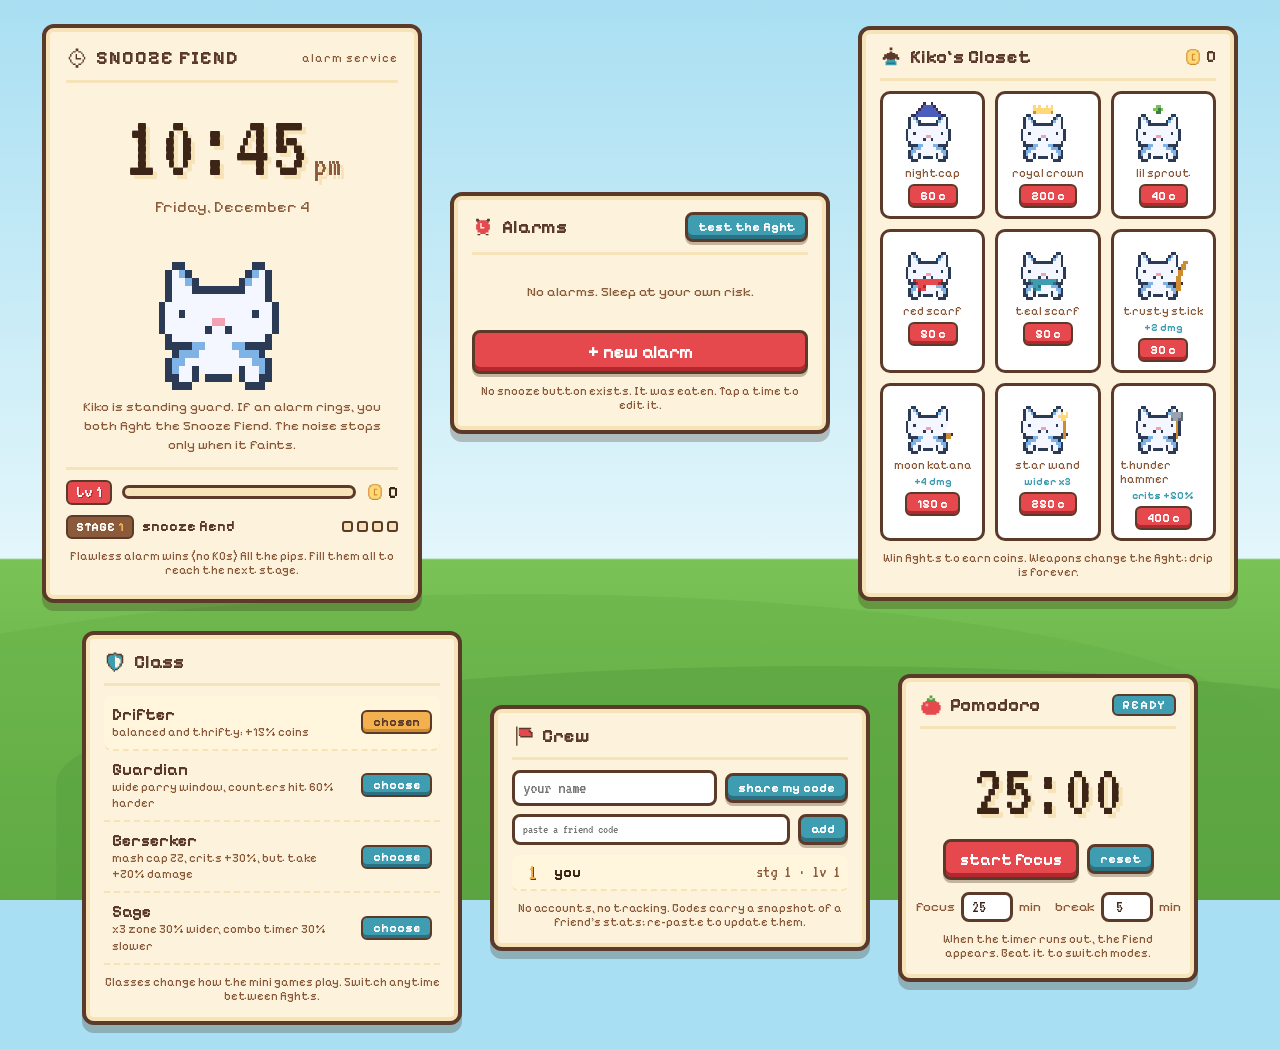
<file: index.html>
<!DOCTYPE html>
<html lang="en">
<head>
<meta charset="UTF-8">
<meta name="viewport" content="width=device-width, initial-scale=1.0, user-scalable=no">
<title>Snooze Fiend: the alarm you have to fight</title>
<link rel="stylesheet" href="style.css">
</head>
<body>

<!-- ambient sky -->
<div id="sky" aria-hidden="true">
  <div class="sun"></div>
  <div class="cloud c1"></div>
  <div class="cloud c2"></div>
  <div class="cloud c3"></div>
  <div class="hill hill-far"></div>
  <div class="hill hill-near"></div>
</div>

<!-- ============ CLOCK SCREEN ============ -->
<main id="clock-screen">
  <div class="panel clock-card">
    <header class="clock-head">
      <svg class="px-icon" viewBox="0 0 16 16" aria-hidden="true"><path fill="#5b3a29" d="M7 1h2v2h2v1h1v1h1v2h1v2h-1v2h-1v1h-1v1H9v2H7v-2H5v-1H4v-1H3V9H2V7h1V5h1V4h1V3h2V1z"/><path fill="#fdf3dc" d="M7 3h2v1h2v1h1v2h1v2h-1v2h-1v1H9v1H7v-1H5v-1H4V9H3V7h1V5h1V4h2V3z"/><path fill="#5b3a29" d="M7 5h1v3h3v1H7V5z"/></svg>
      <span>SNOOZE FIEND</span>
      <span class="head-sub">alarm service</span>
    </header>

    <div class="clock-face">
      <div id="big-time">--:--</div>
      <div id="big-date">loading</div>
    </div>

    <div class="pet-perch">
      <canvas id="pet-idle" width="192" height="160"></canvas>
      <p class="pet-line">Kiko is standing guard. If an alarm rings, you both fight the Snooze Fiend. The noise stops only when it faints.</p>
    </div>

    <div class="profile-strip">
      <span id="pet-level" class="lv-badge">Lv 1</span>
      <div class="xpbar"><div id="xp-fill"></div></div>
      <span class="coins">
        <svg viewBox="0 0 16 16" aria-hidden="true"><path fill="#cf8c2e" d="M5 1h6v1h2v2h1v8h-1v2h-2v1H5v-1H3v-2H2V4h1V2h2V1z"/><path fill="#ffd977" d="M5 2h6v1h1v1h1v8h-1v1h-1v1H5v-1H4v-1H3V4h1V3h1V2z"/><path fill="#cf8c2e" d="M7 5h3v1H8v4h2v1H7V5z"/></svg>
        <b id="coin-count">0</b>
      </span>
    </div>

    <div class="stage-strip">
      <span class="stage-label">STAGE <b id="stage-num">1</b></span>
      <span id="stage-enemy" class="stage-enemy">snooze fiend</span>
      <span id="stage-pips" class="stage-pips"></span>
    </div>
    <p class="fine-print stage-hint">Flawless alarm wins (no KOs) fill the pips. Fill them all to reach the next stage.</p>
  </div>

  <div class="panel alarms-card">
    <header class="card-title">
      <svg class="px-icon" viewBox="0 0 16 16" aria-hidden="true"><path fill="#5b3a29" d="M3 2h2v1h1v1H5v1H4V4H3V2zm10 0h-2v1h-1v1h1v1h1V4h1V2zM4 13h2v1H4v-1zm6 0h2v1h-2v-1z"/><path fill="#e5484d" d="M6 3h4v1h2v2h1v4h-1v2h-2v1H6v-1H4v-2H3V6h1V4h2V3z"/><path fill="#fdf3dc" d="M6 5h1v3h2v1H6V5z"/></svg>
      <span>Alarms</span>
      <button id="test-btn" class="btn small" type="button">test the fight</button>
    </header>

    <ul id="alarm-list"></ul>

    <button type="button" id="new-alarm-btn" class="btn wide">+ new alarm</button>
    <p class="fine-print">No snooze button exists. It was eaten. Tap a time to edit it.</p>
  </div>

  <div class="panel closet-card">
    <header class="card-title">
      <svg class="px-icon" viewBox="0 0 16 16" aria-hidden="true"><path fill="#5b3a29" d="M7 1h2v2H8v1h1v1h2v1h2v2h1v2h-2V9h-1v1h-2v1H7v-1H5V9H4v1H2V8h1V6h2V5h2V4h1V3H7V1z"/><path fill="#3e9db0" d="M5 10h6v1h1v3H4v-3h1v-1z"/><path fill="#2b7181" d="M5 12h6v1H5v-1z"/></svg>
      <span>Kiko's Closet</span>
      <span class="coins closet-coins-tag">
        <svg viewBox="0 0 16 16" aria-hidden="true"><path fill="#cf8c2e" d="M5 1h6v1h2v2h1v8h-1v2h-2v1H5v-1H3v-2H2V4h1V2h2V1z"/><path fill="#ffd977" d="M5 2h6v1h1v1h1v8h-1v1h-1v1H5v-1H4v-1H3V4h1V3h1V2z"/><path fill="#cf8c2e" d="M7 5h3v1H8v4h2v1H7V5z"/></svg>
        <b id="closet-coins">0</b>
      </span>
    </header>
    <div id="closet-grid" class="closet-grid"></div>
    <p class="fine-print">Win fights to earn coins. Weapons change the fight; drip is forever.</p>
  </div>

  <div class="panel guild-card">
    <header class="card-title">
      <svg class="px-icon" viewBox="0 0 16 16" aria-hidden="true"><path fill="#5b3a29" d="M8 1h1v1h4v1h1v6h-1v2h-1v1h-1v1h-1v1H8v1H7v-1H6v-1H5v-1H4v-1H3V9H2V3h1V2h4V1h1z"/><path fill="#3e9db0" d="M8 2h1v1h3v1h1v5h-1v2h-1v1h-1v1H8v1H7v-1H6v-1H5v-1H4V9H3V4h1V3h3V2h1z"/><path fill="#fdf3dc" d="M8 4h1v1h2v1h1v3h-1v2h-1v1H8v1V4z"/></svg>
      <span>Class</span>
    </header>
    <div id="class-list"></div>
    <p class="fine-print">Classes change how the mini games play. Switch anytime between fights.</p>
  </div>

  <div class="panel crew-card">
    <header class="card-title">
      <svg class="px-icon" viewBox="0 0 16 16" aria-hidden="true"><path fill="#5b3a29" d="M3 1h1v14H3V1zm2 1h9v1h-1v1h1v1h1v4h-9V8H5V2z"/><path fill="#e5484d" d="M5 3h8v1h-1v1h1v1h1v2h-8V7H5V3z"/></svg>
      <span>Crew</span>
    </header>
    <div class="crew-me">
      <input type="text" id="crew-name" maxlength="12" placeholder="your name" aria-label="your name">
      <button type="button" id="code-copy" class="btn small">share my code</button>
    </div>
    <input type="text" id="code-out" class="code-box" readonly hidden aria-label="your friend code">
    <div class="crew-add">
      <input type="text" id="code-input" class="code-box" placeholder="paste a friend code" aria-label="friend code">
      <button type="button" id="code-add" class="btn small">add</button>
    </div>
    <ol id="leaderboard"></ol>
    <p class="fine-print">No accounts, no tracking. Codes carry a snapshot of a friend's stats; re-paste to update them.</p>
  </div>

  <div class="panel pomo-card">
    <header class="card-title">
      <svg class="px-icon" viewBox="0 0 16 16" aria-hidden="true"><path fill="#57a03e" d="M7 1h2v2H7V1zM5 3h2v1h2V3h2v2H5V3z"/><path fill="#e5484d" d="M4 5h8v1h2v2h1v4h-1v2h-2v1H4v-1H2v-2H1V8h1V6h2V5z"/><path fill="#f2929a" d="M4 7h2v2H4V7z"/></svg>
      <span>Pomodoro</span>
      <span id="pomo-mode" class="pomo-mode">ready</span>
    </header>

    <div id="pomo-time" class="pomo-time">25:00</div>

    <div class="pomo-controls">
      <button id="pomo-start" class="btn" type="button">start focus</button>
      <button id="pomo-reset" class="btn small" type="button">reset</button>
    </div>

    <div class="pomo-settings">
      <label>focus <input type="number" id="pomo-work" min="1" max="120" value="25"> min</label>
      <label>break <input type="number" id="pomo-break" min="1" max="60" value="5"> min</label>
    </div>
    <p class="fine-print">When the timer runs out, the Fiend appears. Beat it to switch modes.</p>
  </div>
</main>

<!-- ============ BATTLE SCREEN ============ -->
<div id="battle-screen" hidden>
  <div class="alarm-vignette" aria-hidden="true"></div>

  <div class="panel bwin" id="bwin">
    <header class="bwin-title">
      <svg class="px-icon" viewBox="0 0 16 16" aria-hidden="true"><path fill="#fdf3dc" d="M5 1h6v1h2v2h1v5h-1v2h-1v1h-1v2h-1v-1H9v1H7v-1H6v1H5v-2H4v-1H3v-2H2V4h1V2h2V1z"/><path fill="#5b3a29" d="M5 5h2v2H5V5zm4 0h2v2H9V5zM6 9h4v1H6V9z"/></svg>
      <span id="bwin-name">DAWN MEADOW R-07</span>
      <span id="stage-chip" class="stage-chip">STG 1</span>
      <span class="bwin-lock" title="Locked until the enemy faints">
        <svg class="px-icon" viewBox="0 0 16 16" aria-hidden="true"><path fill="#fdf3dc" d="M5 2h6v1h1v4H4V3h1V2zm1 2v3h4V4H6z"/><path fill="#fdf3dc" d="M3 7h10v7H3V7z"/><path fill="#e5484d" d="M7 9h2v3H7V9z"/></svg>
      </span>
    </header>

    <div class="bars-row">
      <div class="fighter-tag you">
        <canvas id="mini-you" width="20" height="20"></canvas>
        <div class="hpbar"><div id="hp-you" class="hpfill you"></div></div>
      </div>
      <div class="fighter-tag foe">
        <div class="hpbar"><div id="hp-foe" class="hpfill foe"></div></div>
        <canvas id="mini-foe" width="20" height="20"></canvas>
      </div>
    </div>

    <div class="stage" id="stage">
      <div class="stage-decor" aria-hidden="true"></div>
      <div class="sprite-slot you"><canvas id="spr-you" width="192" height="160"></canvas></div>
      <div class="sprite-slot foe"><canvas id="spr-foe" width="160" height="140"></canvas></div>
      <div id="floaters"></div>
      <div id="banner" class="banner" hidden></div>
      <div id="victory" class="victory-overlay" hidden>
        <div class="victory-card">
          <h2>VICTORY!</h2>
          <p id="victory-sub">The Fiend fainted.</p>
          <div class="reward-row">
            <span id="reward-xp" class="reward xp">+30 xp</span>
            <span class="reward coin">
              <svg viewBox="0 0 16 16" aria-hidden="true"><path fill="#cf8c2e" d="M5 1h6v1h2v2h1v8h-1v2h-2v1H5v-1H3v-2H2V4h1V2h2V1z"/><path fill="#ffd977" d="M5 2h6v1h1v1h1v8h-1v1h-1v1H5v-1H4v-1H3V4h1V3h1V2z"/><path fill="#cf8c2e" d="M7 5h3v1H8v4h2v1H7V5z"/></svg>
              <span id="reward-coins">+10</span>
            </span>
          </div>
          <p id="victory-pip" class="victory-pip" hidden></p>
          <button type="button" id="claim-btn" class="btn">I'M UP!</button>
        </div>
      </div>
    </div>

    <p id="track-tip" class="track-tip"></p>
    <div class="track" id="track">
      <!-- attack: sweep meter -->
      <div id="meter" class="meter" hidden>
        <div class="zone z05">x0.5</div><div class="zone z1">x1</div><div class="zone z3">x3</div><div class="zone z1">x1</div><div class="zone z05">x0.5</div>
        <div id="meter-cursor" class="meter-cursor"></div>
      </div>
      <!-- attack: mash -->
      <div id="mash" class="lane mashlane" hidden>
        <div id="mash-timer" class="lane-timer"></div>
        <span class="mash-word">MASH!</span>
        <span id="mash-count" class="mash-count">0</span>
      </div>
      <!-- attack: combo -->
      <div id="combo" class="lane combolane" hidden>
        <div id="combo-timer" class="lane-timer"></div>
        <div id="combo-seq" class="combo-seq"></div>
      </div>
      <!-- defend: parry -->
      <div id="parry" class="parry" hidden>
        <div class="parry-diamond" id="parry-diamond"></div>
        <svg id="parry-l" class="parry-arrow" viewBox="0 0 14 18" aria-hidden="true"><path fill="#5b3a29" d="M10 0h4v2h-2v2h-2v2h-2v2h2v2h2v2h2v2h-4v-2H8v-2H6v-2H4V8h2V6h2V4h2V2h2z" transform="scale(-1,1) translate(-14,0)"/></svg>
        <svg id="parry-r" class="parry-arrow" viewBox="0 0 14 18" aria-hidden="true"><path fill="#5b3a29" d="M10 0h4v2h-2v2h-2v2h-2v2h2v2h2v2h2v2h-4v-2H8v-2H6v-2H4V8h2V6h2V4h2V2h2z"/></svg>
      </div>
      <!-- defend: closing ring -->
      <div id="ringlane" class="lane ringlane" hidden>
        <div class="parry-diamond" id="ring-target"></div>
        <div class="ring-outline" id="ring-outline"></div>
      </div>
      <!-- idle strip -->
      <div id="track-idle" class="track-idle"></div>
    </div>
  </div>

  <p class="battle-hint">click anywhere or press space</p>
</div>

<!-- ============ PIXEL TIME PICKER ============ -->
<div id="picker-overlay" hidden>
  <div class="panel picker">
    <header class="card-title picker-title">
      <svg class="px-icon" viewBox="0 0 16 16" aria-hidden="true"><path fill="#5b3a29" d="M7 1h2v2h2v1h1v1h1v2h1v2h-1v2h-1v1h-1v1H9v2H7v-2H5v-1H4v-1H3V9H2V7h1V5h1V4h1V3h2V1z"/><path fill="#fdf3dc" d="M7 3h2v1h2v1h1v2h1v2h-1v2h-1v1H9v1H7v-1H5v-1H4V9H3V7h1V5h1V4h2V3z"/><path fill="#5b3a29" d="M7 5h1v3h3v1H7V5z"/></svg>
      <span id="picker-title">new alarm</span>
    </header>
    <div class="picker-cols">
      <div class="picker-col">
        <button type="button" class="pick-btn" data-t="h" data-d="1" aria-label="hour up"><svg viewBox="0 0 14 8"><path fill="#5b3a29" d="M6 0h2v2h2v2h2v2h2v2H0V6h2V4h2V2h2V0z"/></svg></button>
        <div class="pick-val" id="pick-hour">07</div>
        <button type="button" class="pick-btn" data-t="h" data-d="-1" aria-label="hour down"><svg viewBox="0 0 14 8"><path fill="#5b3a29" d="M6 0h2v2h2v2h2v2h2v2H0V6h2V4h2V2h2V0z" transform="rotate(180 7 4)"/></svg></button>
      </div>
      <div class="pick-colon">:</div>
      <div class="picker-col">
        <button type="button" class="pick-btn" data-t="m" data-d="1" aria-label="minute up"><svg viewBox="0 0 14 8"><path fill="#5b3a29" d="M6 0h2v2h2v2h2v2h2v2H0V6h2V4h2V2h2V0z"/></svg></button>
        <div class="pick-val" id="pick-min">00</div>
        <button type="button" class="pick-btn" data-t="m" data-d="-1" aria-label="minute down"><svg viewBox="0 0 14 8"><path fill="#5b3a29" d="M6 0h2v2h2v2h2v2h2v2H0V6h2V4h2V2h2V0z" transform="rotate(180 7 4)"/></svg></button>
      </div>
      <button type="button" id="pick-ampm" class="ampm-btn" aria-label="toggle am pm">AM</button>
    </div>
    <p id="pick-until" class="pick-until"></p>
    <input type="text" id="add-label" class="picker-label" maxlength="24" placeholder="label (optional)" aria-label="alarm label">
    <div class="cycle-block">
      <p class="cycle-hint">
        <svg class="px-icon moon" viewBox="0 0 16 16" aria-hidden="true"><path fill="#5b3a29" d="M6 1h4v1H8v1H7v2H6v4h1v2h1v1h2v1h4v1h-1v1h-2v1H8v-1H5v-1H4v-1H3v-2H2V6h1V4h1V3h1V2h1V1z"/><path fill="#f2b04e" d="M6 2h3v1H8v1H7v2H6v4h1v2h1v1h2v1h2v1h-2v1H8v-1H5v-1H4v-2H3V6h1V4h1V3h1V2z"/></svg>
        wake between sleep cycles (90 min each, 15 min to drift off)
      </p>
      <div id="cycle-chips" class="cycle-chips"></div>
    </div>
    <div class="picker-actions">
      <button type="button" id="pick-cancel" class="btn small">cancel</button>
      <button type="button" id="pick-set" class="btn">save alarm</button>
    </div>
  </div>
</div>

<script src="game.js"></script>
</body>
</html>
</file>
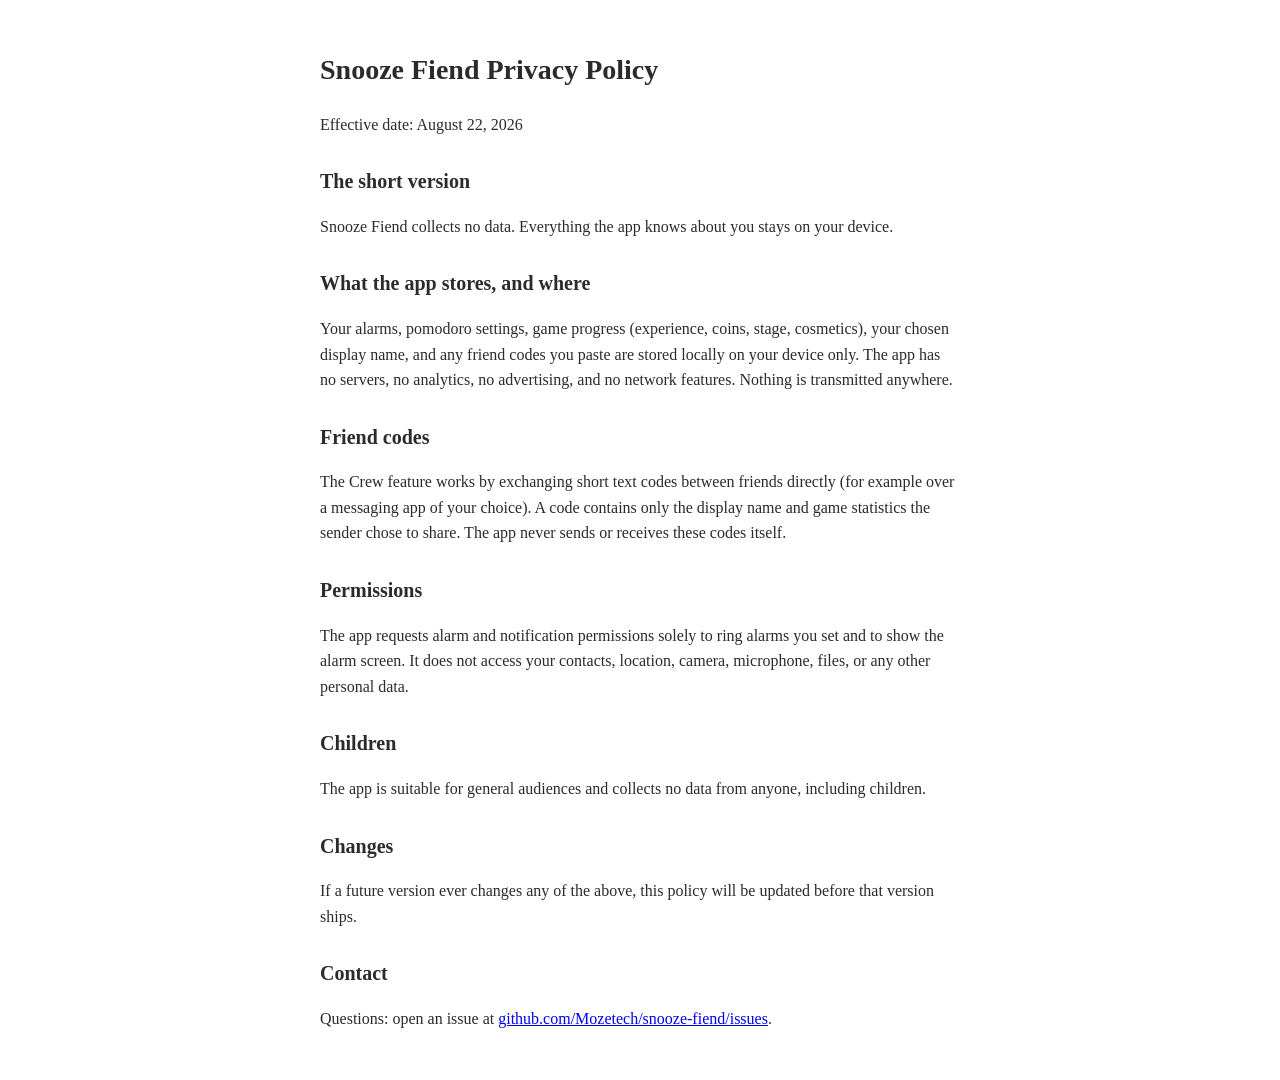
<file: privacy-policy.html>
<!DOCTYPE html>
<html lang="en">
<head>
<meta charset="UTF-8">
<meta name="viewport" content="width=device-width, initial-scale=1.0">
<title>Snooze Fiend Privacy Policy</title>
<style>
  body { font-family: Georgia, serif; max-width: 640px; margin: 48px auto; padding: 0 20px; line-height: 1.6; color: #2b2b2b; }
  h1 { font-size: 28px; } h2 { font-size: 20px; margin-top: 28px; }
</style>
</head>
<body>
<h1>Snooze Fiend Privacy Policy</h1>
<p>Effective date: August 22, 2026</p>

<h2>The short version</h2>
<p>Snooze Fiend collects no data. Everything the app knows about you stays on your device.</p>

<h2>What the app stores, and where</h2>
<p>Your alarms, pomodoro settings, game progress (experience, coins, stage, cosmetics), your chosen display name, and any friend codes you paste are stored locally on your device only. The app has no servers, no analytics, no advertising, and no network features. Nothing is transmitted anywhere.</p>

<h2>Friend codes</h2>
<p>The Crew feature works by exchanging short text codes between friends directly (for example over a messaging app of your choice). A code contains only the display name and game statistics the sender chose to share. The app never sends or receives these codes itself.</p>

<h2>Permissions</h2>
<p>The app requests alarm and notification permissions solely to ring alarms you set and to show the alarm screen. It does not access your contacts, location, camera, microphone, files, or any other personal data.</p>

<h2>Children</h2>
<p>The app is suitable for general audiences and collects no data from anyone, including children.</p>

<h2>Changes</h2>
<p>If a future version ever changes any of the above, this policy will be updated before that version ships.</p>

<h2>Contact</h2>
<p>Questions: open an issue at <a href="https://github.com/Mozetech/snooze-fiend/issues">github.com/Mozetech/snooze-fiend/issues</a>.</p>
</body>
</html>
</file>
<file: style.css>
/* ============ Snooze Fiend: cozy pixel morning ============ */
@font-face {
  font-family: "Pixelify Sans";
  font-style: normal;
  font-weight: 400 700;
  font-display: swap;
  src: url("fonts/pixelify-latin.woff2") format("woff2");
}
@font-face {
  font-family: "VT323";
  font-style: normal;
  font-weight: 400;
  font-display: swap;
  src: url("fonts/vt323-latin.woff2") format("woff2");
}

:root {
  --sky-hi: #a9dff2;
  --sky-lo: #e3f6fb;
  --grass: #79c356;
  --grass-dk: #57a03e;
  --cream: #fdf3dc;
  --cream-dk: #f7e3b8;
  --brown: #5b3a29;
  --brown-mid: #8a5a3b;
  --coral: #e5484d;
  --coral-dk: #b3282e;
  --gold: #f2b04e;
  --teal: #3e9db0;
  --ink: #3c2417;
}

* { box-sizing: border-box; margin: 0; padding: 0; }

[hidden] { display: none !important; }

html { background: #a9dff2; }
html, body { min-height: 100%; }

body {
  font-family: "Pixelify Sans", sans-serif;
  color: var(--ink);
  overflow-x: hidden;
  overflow-y: auto; /* cards must be reachable on phone screens */
  touch-action: manipulation;
  -webkit-user-select: none;
  user-select: none;
  background: var(--sky-hi);
  image-rendering: pixelated;
}

canvas { image-rendering: pixelated; }

/* ---------- ambient sky ---------- */
#sky {
  position: fixed; inset: 0; z-index: 0; pointer-events: none;
  background: linear-gradient(var(--sky-hi), var(--sky-lo) 62%, var(--grass) 62.2%, var(--grass-dk));
}

.sun {
  position: absolute; top: 7%; right: 10%;
  width: 72px; height: 72px; background: #ffd977;
  box-shadow: 0 0 0 8px rgba(255, 217, 119, .45), 0 0 0 20px rgba(255, 217, 119, .18);
  clip-path: polygon(25% 0, 75% 0, 75% 12%, 88% 12%, 88% 25%, 100% 25%, 100% 75%, 88% 75%, 88% 88%, 75% 88%, 75% 100%, 25% 100%, 25% 88%, 12% 88%, 12% 75%, 0 75%, 0 25%, 12% 25%, 12% 12%, 25% 12%);
  animation: sunbob 6s ease-in-out infinite;
}
@keyframes sunbob { 50% { transform: translateY(8px); } }

.cloud {
  position: absolute; height: 26px; background: #fff; opacity: .92;
  clip-path: polygon(12% 100%, 12% 55%, 24% 55%, 24% 20%, 52% 20%, 52% 45%, 74% 45%, 74% 65%, 90% 65%, 90% 100%);
  animation: drift linear infinite;
}
.c1 { top: 12%; left: -180px; width: 170px; animation-duration: 55s; }
.c2 { top: 26%; left: -260px; width: 240px; animation-duration: 80s; animation-delay: -30s; opacity: .7; }
.c3 { top: 6%;  left: -120px; width: 120px; animation-duration: 42s; animation-delay: -12s; }
@keyframes drift { to { transform: translateX(calc(100vw + 300px)); } }

.hill { position: absolute; bottom: 0; width: 120%; left: -10%; border-radius: 50% 50% 0 0; }
.hill-far  { height: 34vh; background: #68b24a; opacity: .55; transform: translateX(-8%); }
.hill-near { height: 26vh; background: var(--grass-dk); opacity: .5; transform: translateX(12%); }

/* ---------- shared chrome ---------- */
.panel {
  background: var(--cream);
  border: 4px solid var(--brown);
  border-radius: 12px;
  box-shadow: inset 0 0 0 4px var(--cream-dk), 0 8px 0 rgba(59, 33, 15, .25);
}

.px-icon { width: 22px; height: 22px; display: inline-block; }

.btn {
  font: 700 16px "Pixelify Sans", sans-serif;
  color: #fff; background: var(--coral);
  border: 3px solid var(--brown);
  border-radius: 8px;
  box-shadow: inset 0 -4px 0 var(--coral-dk), 0 3px 0 rgba(59, 33, 15, .3);
  padding: 8px 14px; cursor: pointer;
}
.btn:active { transform: translateY(2px); box-shadow: inset 0 -2px 0 var(--coral-dk); }
.btn.small { font-size: 13px; padding: 4px 10px; margin-left: auto; background: var(--teal); box-shadow: inset 0 -4px 0 #2b7181, 0 3px 0 rgba(59,33,15,.3); }

/* ---------- clock screen ---------- */
#clock-screen {
  position: relative; z-index: 1;
  min-height: 100vh;
  display: flex; align-items: center; justify-content: center;
  gap: 28px; padding: 24px; flex-wrap: wrap;
}

.clock-card { width: min(380px, 100%); padding: 18px 20px 22px; }

.clock-head {
  display: flex; align-items: center; gap: 8px;
  font-weight: 700; font-size: 20px; letter-spacing: 1px;
  color: var(--brown);
  border-bottom: 3px solid var(--cream-dk); padding-bottom: 10px;
}
.head-sub { margin-left: auto; font-size: 12px; color: var(--brown-mid); font-weight: 400; }

.clock-face { text-align: center; padding: 18px 0 6px; }
#big-time {
  font-family: "VT323", monospace;
  font-size: 92px; line-height: 1;
  color: var(--ink);
  text-shadow: 4px 4px 0 var(--cream-dk);
}
#big-date { font-size: 16px; color: var(--brown-mid); margin-top: 4px; }

.pet-perch { text-align: center; margin-top: 8px; }
#pet-idle { width: 160px; height: 160px; }
.pet-line { font-size: 13px; color: var(--brown-mid); max-width: 300px; margin: 4px auto 0; line-height: 1.45; }

.profile-strip {
  display: flex; align-items: center; gap: 10px;
  margin-top: 12px; padding-top: 10px;
  border-top: 3px solid var(--cream-dk);
}
.lv-badge {
  font-weight: 700; font-size: 14px; color: #fff; flex: none;
  background: var(--coral); border: 2px solid var(--brown); border-radius: 6px;
  padding: 2px 8px; text-shadow: 1px 1px 0 var(--coral-dk);
}
.xpbar {
  flex: 1; height: 14px;
  border: 3px solid var(--brown); border-radius: 7px;
  background: var(--cream-dk); overflow: hidden;
}
#xp-fill { height: 100%; width: 0; background: linear-gradient(#9df08d, var(--grass)); transition: width .3s steps(6); }
.coins { display: flex; align-items: center; gap: 4px; flex: none; font-size: 16px; }
.coins svg { width: 18px; height: 18px; }
.closet-coins-tag { margin-left: auto; }

.stage-strip {
  display: flex; align-items: center; gap: 8px;
  margin-top: 10px; flex-wrap: wrap;
}
.stage-label {
  font-weight: 700; font-size: 13px; color: #fff; flex: none;
  background: var(--brown-mid); border: 2px solid var(--brown); border-radius: 6px;
  padding: 2px 8px;
}
.stage-label b { color: var(--gold); }
.stage-enemy { font-size: 14px; color: var(--brown); font-weight: 700; }
.stage-pips { display: flex; gap: 4px; margin-left: auto; align-items: center; }
.pip {
  width: 11px; height: 11px; display: inline-block;
  background: var(--cream-dk); border: 2px solid var(--brown); border-radius: 3px;
}
.pip.on { background: var(--gold); }
.pip-max {
  font-size: 11px; font-weight: 700; color: #fff;
  background: var(--gold); border: 2px solid var(--brown); border-radius: 4px;
  padding: 1px 6px; text-shadow: 1px 1px 0 #cf8c2e;
}
.stage-hint { margin-top: 6px; text-align: left; }

.alarms-card { width: min(380px, 100%); padding: 16px 18px 18px; }
.card-title {
  display: flex; align-items: center; gap: 8px;
  font-weight: 700; font-size: 19px; color: var(--brown);
  border-bottom: 3px solid var(--cream-dk); padding-bottom: 10px; margin-bottom: 10px;
}

#alarm-list { list-style: none; max-height: 260px; overflow-y: auto; }
#alarm-list:empty::after {
  content: "No alarms. Sleep at your own risk.";
  display: block; padding: 18px 4px; text-align: center;
  color: var(--brown-mid); font-size: 14px;
}

.alarm-row {
  display: flex; align-items: center; gap: 10px;
  padding: 9px 6px; border-bottom: 2px dashed var(--cream-dk);
}
.alarm-time { font-family: "VT323", monospace; font-size: 34px; line-height: 1; cursor: pointer; }
.alarm-time .ampm { font-size: 17px; margin-left: 3px; color: var(--brown-mid); }
.alarm-row.off .alarm-time, .alarm-row.off .alarm-label { opacity: .4; }
.alarm-meta { display: flex; flex-direction: column; min-width: 0; gap: 1px; }
.alarm-label { font-size: 13px; color: var(--brown-mid); overflow: hidden; text-overflow: ellipsis; white-space: nowrap; max-width: 110px; }
.alarm-until { font-size: 12px; color: var(--teal); white-space: nowrap; }

.switch {
  margin-left: auto; width: 46px; height: 24px; flex: none;
  border: 3px solid var(--brown); border-radius: 6px;
  background: #cdbfa4; cursor: pointer; position: relative;
}
.switch::after {
  content: ""; position: absolute; top: 1px; left: 2px;
  width: 16px; height: 16px; background: var(--cream);
  border: 2px solid var(--brown); transition: left .12s steps(3);
}
.switch.on { background: var(--grass); }
.switch.on::after { left: 22px; }

.del-btn { background: none; border: none; cursor: pointer; padding: 2px; flex: none; }
.del-btn svg { width: 18px; height: 18px; display: block; }
.del-btn:hover svg path { fill: var(--coral); }

/* ---------- pomodoro ---------- */
.pomo-card { width: min(300px, 100%); padding: 16px 18px 18px; }

.pomo-mode {
  margin-left: auto; font-size: 12px; font-weight: 700;
  color: #fff; background: var(--teal);
  border: 2px solid var(--brown); border-radius: 6px;
  padding: 2px 8px; text-transform: uppercase; letter-spacing: 1px;
}
.pomo-mode.focus { background: var(--coral); }
.pomo-mode.break { background: var(--grass-dk); }

.pomo-time {
  font-family: "VT323", monospace;
  font-size: 76px; line-height: 1; text-align: center;
  padding: 14px 0 10px;
  text-shadow: 4px 4px 0 var(--cream-dk);
}

.pomo-controls { display: flex; gap: 8px; justify-content: center; align-items: center; }
.pomo-controls .btn.small { margin-left: 0; }

.pomo-settings {
  display: flex; gap: 14px; justify-content: center;
  margin-top: 12px; font-size: 14px; color: var(--brown-mid);
}
.pomo-settings label { display: flex; align-items: center; gap: 6px; }
.pomo-settings input {
  font: 400 18px "VT323", monospace; color: var(--ink);
  width: 52px; text-align: center;
  background: #fff; border: 3px solid var(--brown); border-radius: 8px;
  padding: 3px 4px;
}

input, textarea { -webkit-user-select: auto; user-select: auto; }

#add-form { display: flex; gap: 6px; margin-top: 12px; align-items: center; }
#add-form input, #add-form select {
  font: 400 18px "VT323", monospace; color: var(--ink);
  background: #fff; border: 3px solid var(--brown); border-radius: 8px;
  padding: 6px 8px; min-width: 0;
}
.btn.wide { width: 100%; margin-top: 12px; font-size: 18px; }

/* ---------- closet ---------- */
.closet-card { width: min(380px, 100%); padding: 16px 18px 18px; }
.closet-grid {
  display: grid; grid-template-columns: repeat(auto-fill, minmax(96px, 1fr));
  gap: 10px;
}
.shop-item {
  display: flex; flex-direction: column; align-items: center; gap: 4px;
  background: #fff; border: 3px solid var(--brown); border-radius: 10px;
  padding: 8px 6px;
}
.shop-item.worn { background: #fff6dd; box-shadow: inset 0 0 0 3px var(--gold); }
.shop-item.nope { animation: shake .3s steps(2); }
.shop-item canvas { width: 60px; height: 60px; }
.shop-name { font-size: 12px; color: var(--brown-mid); }
.shop-btn {
  font: 700 12px "Pixelify Sans", sans-serif; color: #fff;
  background: var(--coral); border: 2px solid var(--brown); border-radius: 6px;
  padding: 3px 10px; cursor: pointer;
  box-shadow: inset 0 -3px 0 var(--coral-dk);
}
.shop-btn.own { background: var(--teal); box-shadow: inset 0 -3px 0 #2b7181; }
.shop-btn.worn { background: var(--gold); color: var(--brown); box-shadow: inset 0 -3px 0 #cf8c2e; }
.shop-btn:active { transform: translateY(1px); }
.shop-stat { font-size: 10px; color: var(--teal); font-weight: 700; }

/* ---------- guild (classes) ---------- */
.guild-card { width: min(380px, 100%); padding: 16px 18px 18px; }
.class-row {
  display: flex; align-items: center; gap: 10px;
  padding: 9px 8px; border-bottom: 2px dashed var(--cream-dk);
}
.class-row.chosen { background: #fff6dd; border-radius: 8px; }
.class-info { display: flex; flex-direction: column; min-width: 0; flex: 1; }
.class-name { font-weight: 700; font-size: 16px; color: var(--brown); }
.class-desc { font-size: 12px; color: var(--brown-mid); line-height: 1.35; }

/* ---------- crew ---------- */
.crew-card { width: min(380px, 100%); padding: 16px 18px 18px; }
.crew-me { display: flex; gap: 8px; align-items: center; margin-bottom: 8px; }
#crew-name {
  font: 400 18px "VT323", monospace; color: var(--ink);
  background: #fff; border: 3px solid var(--brown); border-radius: 8px;
  padding: 6px 8px; flex: 1; min-width: 0;
}
.crew-me .btn.small, .crew-add .btn.small { margin-left: 0; flex: none; }
.code-box {
  font: 400 13px "VT323", monospace; color: var(--brown-mid);
  background: #fff; border: 3px solid var(--brown); border-radius: 8px;
  padding: 6px 8px; width: 100%; margin-bottom: 8px;
}
.code-box.nope { animation: shake .3s steps(2); border-color: var(--coral); }
.crew-add { display: flex; gap: 8px; }
.crew-add .code-box { margin-bottom: 0; flex: 1; min-width: 0; }
#leaderboard { list-style: none; margin-top: 10px; }
.lb-row {
  display: flex; align-items: center; gap: 10px;
  padding: 6px 8px; border-bottom: 2px dashed var(--cream-dk);
}
.lb-row.me { background: #fff6dd; border-radius: 6px; }
.lb-rank {
  font-family: "VT323", monospace; font-size: 22px; width: 24px;
  color: var(--brown-mid); text-align: center; flex: none;
}
.lb-row:first-child .lb-rank { color: var(--gold); text-shadow: 1px 1px 0 var(--brown); }
.lb-name { flex: 1; font-weight: 700; font-size: 15px; overflow: hidden; text-overflow: ellipsis; white-space: nowrap; }
.lb-stat { font-family: "VT323", monospace; font-size: 18px; color: var(--brown-mid); flex: none; }

/* ---------- pixel time picker ---------- */
#picker-overlay {
  position: fixed; inset: 0; z-index: 50;
  background: rgba(59, 33, 15, .45);
  display: flex; align-items: center; justify-content: center;
}
.picker { width: min(320px, 88vw); padding: 14px 18px 18px; }
.picker-title { margin-bottom: 0; }
.picker-cols {
  display: flex; align-items: center; justify-content: center;
  gap: 12px; padding: 16px 0 6px;
}
.picker-col { display: flex; flex-direction: column; align-items: center; gap: 8px; }
.pick-val {
  font-family: "VT323", monospace; font-size: 60px; line-height: 1;
  background: #fff; border: 3px solid var(--brown); border-radius: 10px;
  padding: 6px 8px 2px; min-width: 88px; text-align: center;
  text-shadow: 3px 3px 0 var(--cream-dk);
}
.pick-colon { font-family: "VT323", monospace; font-size: 52px; padding-bottom: 6px; }
.pick-btn {
  background: var(--gold); border: 3px solid var(--brown); border-radius: 8px;
  box-shadow: inset 0 -4px 0 #cf8c2e, 0 3px 0 rgba(59, 33, 15, .3);
  padding: 8px 28px; cursor: pointer; touch-action: none;
}
.pick-btn:active { transform: translateY(2px); box-shadow: inset 0 -2px 0 #cf8c2e; }
.pick-btn svg { width: 22px; height: 13px; display: block; pointer-events: none; }

.ampm-btn {
  font: 700 20px "Pixelify Sans", sans-serif; color: var(--brown);
  background: var(--gold); border: 3px solid var(--brown); border-radius: 8px;
  box-shadow: inset 0 -4px 0 #cf8c2e, 0 3px 0 rgba(59, 33, 15, .3);
  padding: 10px 12px; cursor: pointer; align-self: center;
}
.ampm-btn:active { transform: translateY(2px); box-shadow: inset 0 -2px 0 #cf8c2e; }

.picker-label {
  font: 400 18px "VT323", monospace; color: var(--ink);
  background: #fff; border: 3px solid var(--brown); border-radius: 8px;
  padding: 8px 10px; width: 100%; margin-bottom: 10px;
}
.pick-until {
  text-align: center; font-size: 15px; color: var(--brown-mid);
  padding-bottom: 10px;
}
.pick-until b { color: var(--coral); font-weight: 700; }

.cycle-block { border-top: 3px solid var(--cream-dk); padding-top: 10px; }
.cycle-hint {
  display: flex; align-items: center; justify-content: center; gap: 6px;
  font-size: 12px; color: var(--brown-mid); text-align: center;
}
.cycle-hint .moon { width: 16px; height: 16px; flex: none; }
.cycle-chips {
  display: flex; flex-wrap: wrap; justify-content: center;
  gap: 8px; margin-top: 10px;
}
.cycle-chip {
  display: flex; flex-direction: column; align-items: center;
  background: #fff; border: 3px solid var(--brown); border-radius: 8px;
  padding: 4px 10px 2px; cursor: pointer;
  box-shadow: 0 3px 0 rgba(59, 33, 15, .2);
}
.cycle-chip:active { transform: translateY(2px); box-shadow: none; }
.cycle-chip.picked { background: var(--gold); }
.cycle-time { font-family: "VT323", monospace; font-size: 26px; line-height: 1; }
.cycle-n { font-size: 10px; color: var(--brown-mid); }
.cycle-chip.picked .cycle-n { color: var(--brown); }

.picker-actions { display: flex; justify-content: space-between; align-items: center; margin-top: 14px; }
.picker-actions .btn.small { margin-left: 0; }
.fine-print { margin-top: 10px; font-size: 12px; color: var(--brown-mid); text-align: center; }

/* ---------- battle screen ---------- */
#battle-screen {
  position: fixed; inset: 0; z-index: 10;
  display: flex; flex-direction: column; align-items: center; justify-content: center;
  user-select: none; -webkit-user-select: none; cursor: pointer;
}

.alarm-vignette {
  position: absolute; inset: 0; pointer-events: none;
  box-shadow: inset 0 0 120px 30px rgba(229, 72, 77, .55);
  animation: pulse .5s steps(2) infinite alternate;
}
@keyframes pulse { from { opacity: .25; } to { opacity: .9; } }

.bwin { width: min(560px, 94vw); padding: 12px 14px 16px; position: relative; z-index: 1; }
.bwin.shake { animation: shake .3s steps(2); }
@keyframes shake {
  25% { transform: translate(-6px, 2px); }
  50% { transform: translate(5px, -3px); }
  75% { transform: translate(-3px, 1px); }
}

.bwin-title {
  display: flex; align-items: center; gap: 10px;
  background: var(--coral);
  margin: -4px -6px 10px; padding: 8px 12px;
  border: 3px solid var(--brown); border-radius: 8px;
  color: #fff; font-weight: 700; font-size: 19px; letter-spacing: 2px;
  text-shadow: 2px 2px 0 var(--coral-dk);
}
.bwin-lock { margin-left: auto; display: flex; }
.stage-chip {
  font-size: 12px; font-weight: 700; color: var(--brown); flex: none;
  background: var(--gold); border: 2px solid var(--brown); border-radius: 5px;
  padding: 1px 6px; text-shadow: none; letter-spacing: 1px;
}

.bars-row { display: flex; gap: 14px; margin-bottom: 10px; }
.fighter-tag { flex: 1; display: flex; align-items: center; gap: 8px; }
.fighter-tag canvas { width: 30px; height: 30px; flex: none; }

.hpbar {
  flex: 1; height: 18px;
  border: 3px solid var(--brown); border-radius: 9px;
  background: var(--cream-dk); overflow: hidden;
}
.hpfill { height: 100%; transition: width .25s steps(6); }
.hpfill.you { background: linear-gradient(#ffd977, var(--gold)); }
.hpfill.foe { background: linear-gradient(#f2707a, var(--coral)); }
.hpfill.low { background: linear-gradient(#f2707a, var(--coral-dk)); animation: blinkfill .4s steps(2) infinite; }
@keyframes blinkfill { 50% { opacity: .55; } }

.stage {
  position: relative; height: 230px; overflow: hidden;
  border: 3px solid var(--brown); border-radius: 8px;
  background:
    radial-gradient(circle at 82% 18%, rgba(244, 179, 216, .8) 0 26px, transparent 27px),
    radial-gradient(circle at 88% 30%, rgba(244, 179, 216, .6) 0 18px, transparent 19px),
    linear-gradient(#fff0c8 0 8%, #ffe9b8 8% 38%, #8ed06a 38% 42%, #79c356 42% 74%, #63b046 74%);
}
.stage-decor { position: absolute; inset: 0;
  background:
    radial-gradient(circle at 12% 44%, #3f7d47 0 18px, transparent 19px),
    radial-gradient(circle at 20% 40%, #4c9152 0 22px, transparent 23px),
    radial-gradient(circle at 6% 48%, #4c9152 0 14px, transparent 15px),
    radial-gradient(circle at 70% 92%, rgba(255,255,255,.35) 0 3px, transparent 4px),
    radial-gradient(circle at 30% 82%, rgba(255,255,255,.35) 0 3px, transparent 4px),
    radial-gradient(circle at 52% 70%, rgba(255,255,255,.3) 0 2px, transparent 3px);
}

.sprite-slot { position: absolute; bottom: 12px; }
.sprite-slot.you { left: 5%; }
.sprite-slot.foe { right: 5%; bottom: 26px; }
.sprite-slot canvas { width: clamp(84px, 26vw, 160px); height: auto; display: block; }
.sprite-slot.you.lunge { animation: lungeR .35s steps(4); }
.sprite-slot.foe.lunge { animation: lungeL .35s steps(4); }
@keyframes lungeR { 40% { transform: translateX(46px); } }
@keyframes lungeL { 40% { transform: translateX(-46px); } }
.sprite-slot.hurt { animation: hurtflash .4s steps(3); }
@keyframes hurtflash { 33% { filter: brightness(2.2) saturate(0); transform: translateX(6px); } 66% { transform: translateX(-4px); } }

#floaters { position: absolute; inset: 0; pointer-events: none; }
.floater {
  position: absolute; font: 700 26px "Pixelify Sans", sans-serif;
  color: #fff; -webkit-text-stroke: 1.5px var(--brown);
  animation: floatup .9s steps(6) forwards;
}
.floater.crit { color: var(--gold); font-size: 34px; }
.floater.heal { color: #9df08d; }
@keyframes floatup { to { transform: translateY(-46px); opacity: 0; } }

.banner {
  position: absolute; inset: 0;
  display: flex; align-items: center; justify-content: center;
  font-size: 30px; font-weight: 700; letter-spacing: 2px; text-align: center;
  color: #fff; -webkit-text-stroke: 1.5px var(--brown);
  text-shadow: 3px 3px 0 rgba(59, 33, 15, .4);
  background: rgba(59, 33, 15, .25);
  padding: 0 20px; line-height: 1.3;
}

/* ---------- track (bottom lane) ---------- */
.track-tip {
  height: 16px; margin-top: 10px;
  font-size: 14px; color: var(--brown-mid); text-align: center;
}

.track { position: relative; height: 54px; margin-top: 4px; }

.lane {
  position: absolute; inset: 0; z-index: 2;
  border: 3px solid var(--brown); border-radius: 8px;
  overflow: hidden;
}

.lane-timer {
  position: absolute; top: 0; left: 0; height: 5px; width: 100%;
  background: var(--brown-mid); opacity: .8;
}

.mashlane {
  background: repeating-linear-gradient(-45deg, #f2929a 0 14px, #f6a9b0 14px 28px);
  display: flex; align-items: center; justify-content: center; gap: 18px;
}
.mash-word {
  font-size: 26px; font-weight: 700; color: #fff;
  -webkit-text-stroke: 1.5px var(--brown); letter-spacing: 3px;
  animation: mashpump .18s steps(2) infinite alternate;
}
@keyframes mashpump { to { transform: scale(1.18); } }
.mash-count {
  font-family: "VT323", monospace; font-size: 34px; color: var(--brown);
  background: var(--cream); border: 3px solid var(--brown); border-radius: 8px;
  min-width: 46px; text-align: center; line-height: 1.1;
}

.combolane {
  background: #f6d9a2;
  display: flex; align-items: center; justify-content: center;
}
.combo-seq { display: flex; gap: 10px; }
.combo-chip {
  width: 30px; height: 30px;
  display: flex; align-items: center; justify-content: center;
  background: var(--cream); border: 3px solid var(--brown); border-radius: 6px;
}
.combo-chip svg { width: 16px; height: 20px; }
.combo-chip.cur { animation: chipbounce .4s steps(2) infinite alternate; background: #fff; }
@keyframes chipbounce { to { transform: translateY(-4px); } }
.combo-chip.done { background: #9df08d; }
.combo-chip.done svg path { fill: #2e6b2a; }

.ringlane { background: #f6d9a2; }
.ring-outline {
  position: absolute; left: 50%; top: 50%;
  transform: translate(-50%, -50%) rotate(45deg);
  border: 3px solid var(--coral-dk);
  background: transparent;
}

.track-idle {
  position: absolute; inset: 0;
  border: 3px solid var(--brown); border-radius: 8px;
  background: repeating-linear-gradient(45deg, var(--cream-dk) 0 12px, var(--cream) 12px 24px);
}

.meter {
  position: absolute; inset: 0; display: flex; z-index: 2;
  border: 3px solid var(--brown); border-radius: 8px; overflow: hidden;
}
.zone {
  display: flex; align-items: center; justify-content: center;
  font-weight: 700; font-size: 15px; color: rgba(91, 58, 41, .75);
  border-right: 2px solid rgba(91, 58, 41, .25);
}
.zone:last-of-type { border-right: none; }
.zone.z05 { width: 16%; background: #f6d9a2; }
.zone.z1  { width: 22%; background: #f4b968; }
.zone.z3  { width: 24%; background: var(--coral); color: #fff; text-shadow: 1px 1px 0 var(--coral-dk); font-size: 18px; }

.meter-cursor {
  position: absolute; top: -3px; bottom: -3px; width: 10px;
  background: #fff; border: 3px solid var(--brown); border-radius: 4px;
  margin-left: -5px;
  box-shadow: 0 0 0 2px rgba(255, 255, 255, .5);
}

.parry {
  position: absolute; inset: 0; z-index: 2;
  border: 3px solid var(--brown); border-radius: 8px;
  background: #f6d9a2; overflow: hidden;
}
.parry-diamond {
  position: absolute; left: 50%; top: 50%; width: 26px; height: 26px;
  transform: translate(-50%, -50%) rotate(45deg);
  background: var(--coral); border: 3px solid var(--brown);
  box-shadow: inset 0 0 0 3px #f2929a;
}
.parry-diamond.hit { background: #9df08d; box-shadow: inset 0 0 0 3px #d8ffd2; }
.parry-arrow { position: absolute; top: 50%; width: 22px; height: 28px; transform: translateY(-50%); }

.battle-hint { margin-top: 14px; color: #fff; font-size: 15px; text-shadow: 2px 2px 0 rgba(59, 33, 15, .5); z-index: 1; }

/* ---------- victory / claim ---------- */
.victory-overlay {
  position: absolute; inset: 0; z-index: 3;
  display: flex; align-items: center; justify-content: center;
  background: rgba(59, 33, 15, .45);
}
.victory-card {
  background: var(--cream); border: 4px solid var(--brown); border-radius: 12px;
  box-shadow: inset 0 0 0 4px var(--cream-dk), 0 6px 0 rgba(59, 33, 15, .3);
  padding: 16px 22px 18px; text-align: center; max-width: 86%;
}
.victory-card h2 {
  font-size: 26px; letter-spacing: 2px; color: var(--coral);
  text-shadow: 2px 2px 0 var(--cream-dk);
}
#victory-sub { font-size: 13px; color: var(--brown-mid); margin-top: 4px; }
.reward-row {
  display: flex; justify-content: center; align-items: center; gap: 18px;
  margin: 12px 0;
}
.reward { font-family: "VT323", monospace; font-size: 30px; line-height: 1; }
.reward.xp { color: var(--grass-dk); }
.reward.coin { display: flex; align-items: center; gap: 5px; color: #cf8c2e; }
.reward.coin svg { width: 24px; height: 24px; }
.victory-pip { font-size: 12px; color: var(--teal); font-weight: 700; margin-bottom: 10px; }

#big-ampm { font-size: 34px; margin-left: 6px; color: var(--brown-mid); }
.cycle-time small { font-size: 12px; margin-left: 2px; }

/* victory sparkles */
.spark {
  position: fixed; width: 10px; height: 10px; z-index: 20; pointer-events: none;
  background: var(--gold);
  clip-path: polygon(50% 0, 62% 38%, 100% 50%, 62% 62%, 50% 100%, 38% 62%, 0 50%, 38% 38%);
  animation: sparkfall 1.4s steps(8) forwards;
}
@keyframes sparkfall { to { transform: translateY(60vh) rotate(300deg); opacity: 0; } }

@media (max-width: 820px) {
  #clock-screen { flex-direction: column; }
  #big-time { font-size: 72px; }
}
</file>
